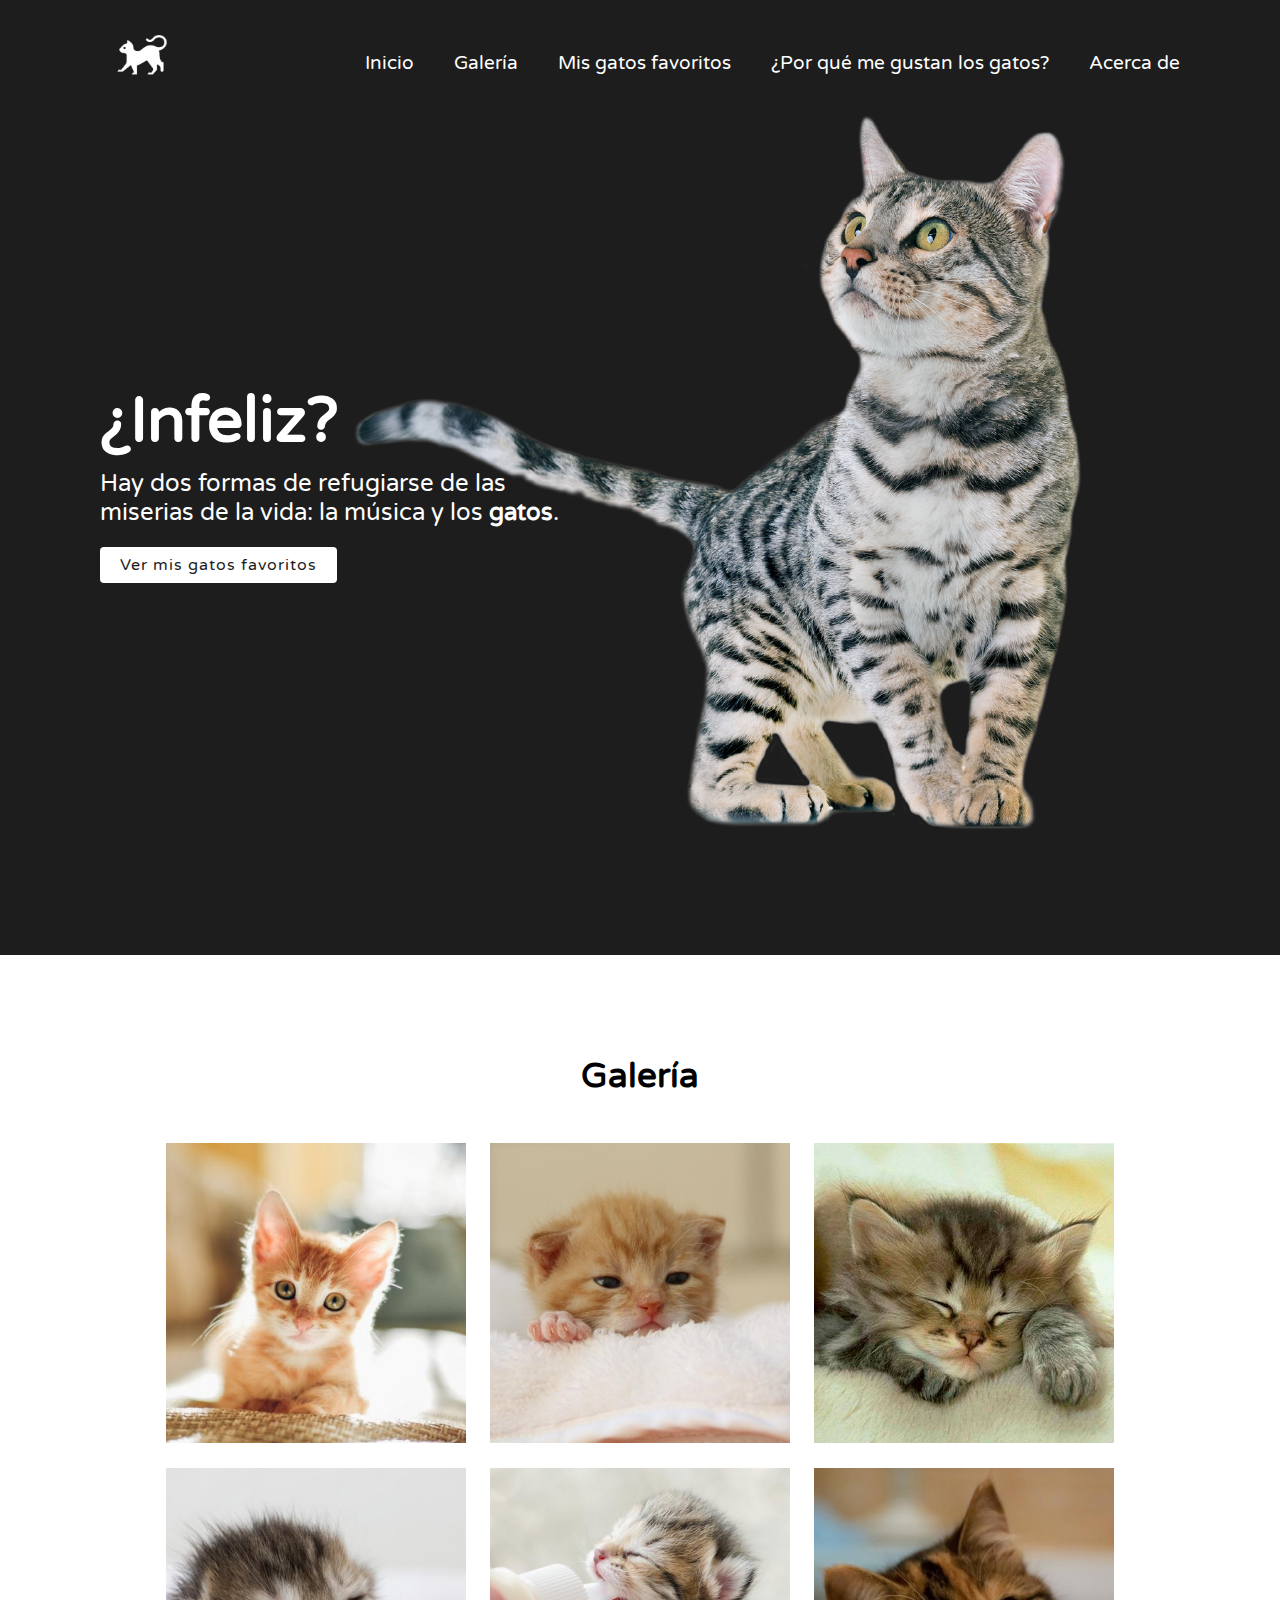
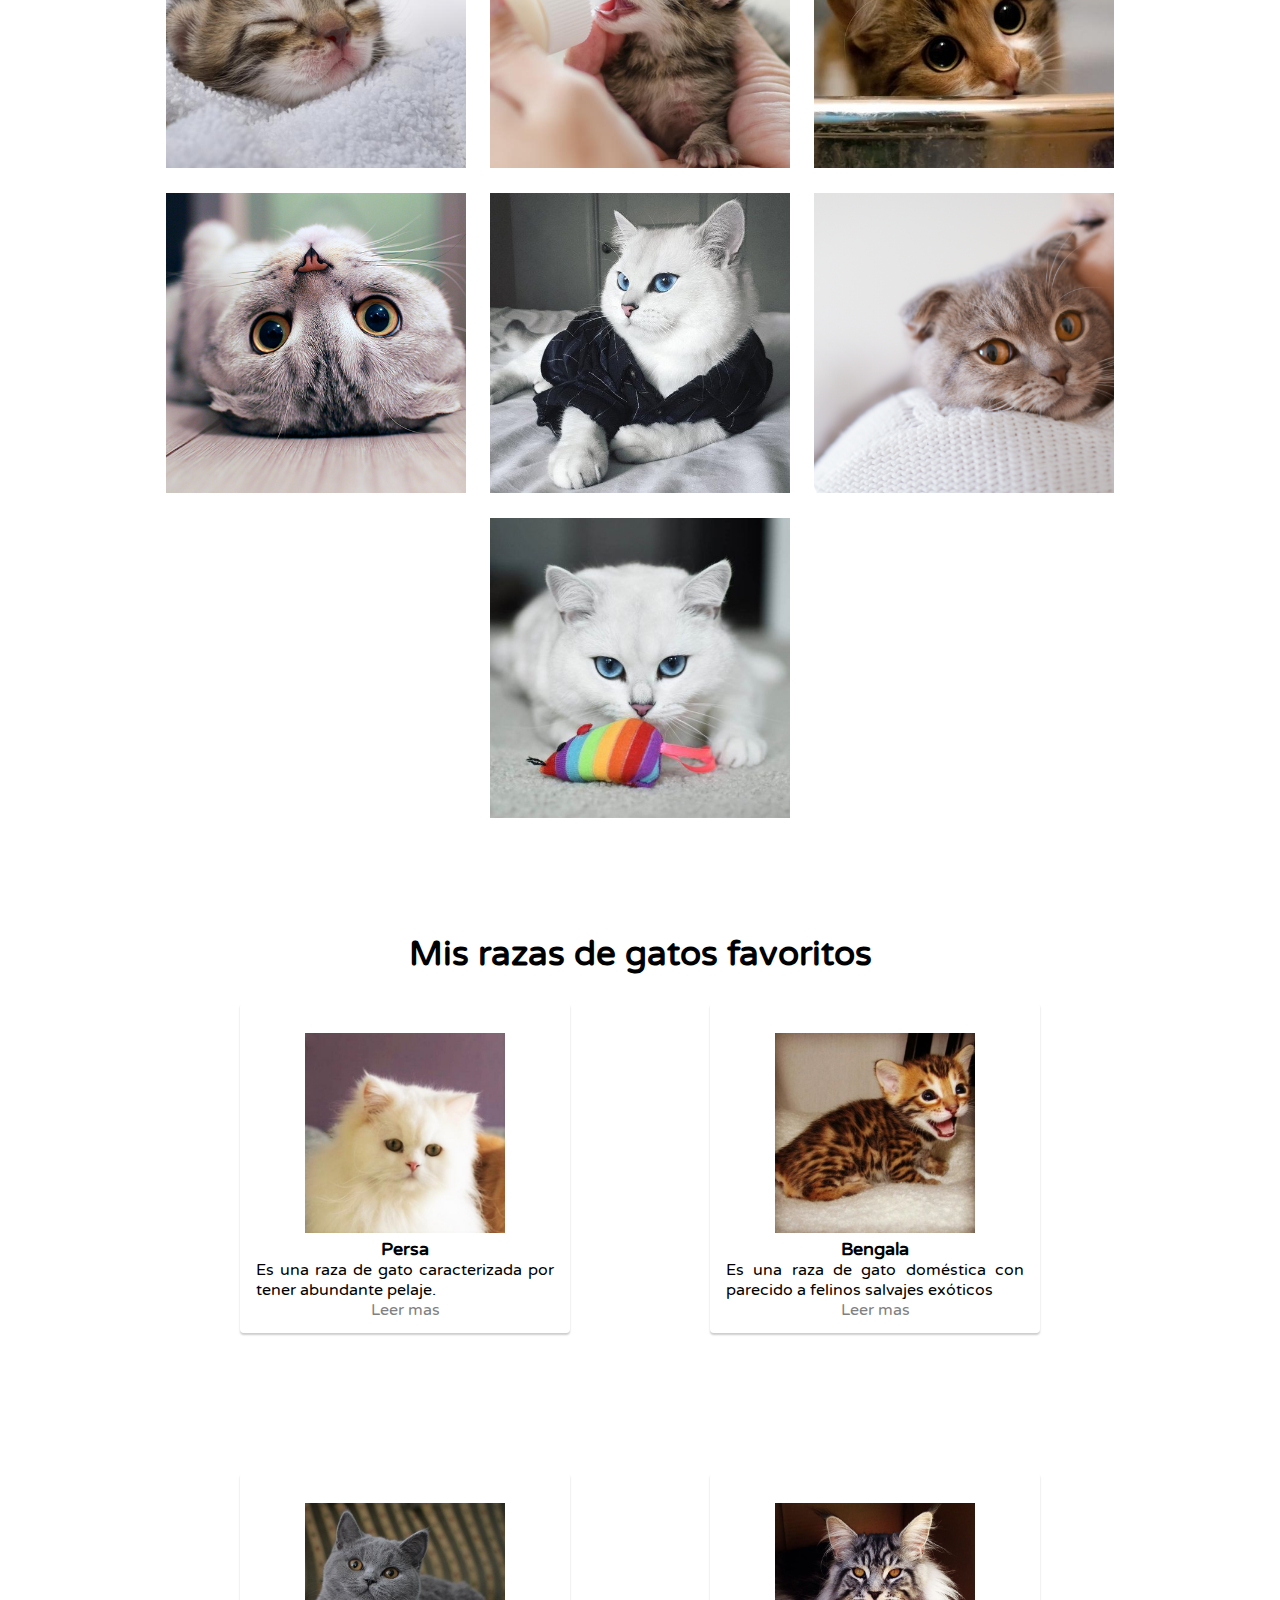
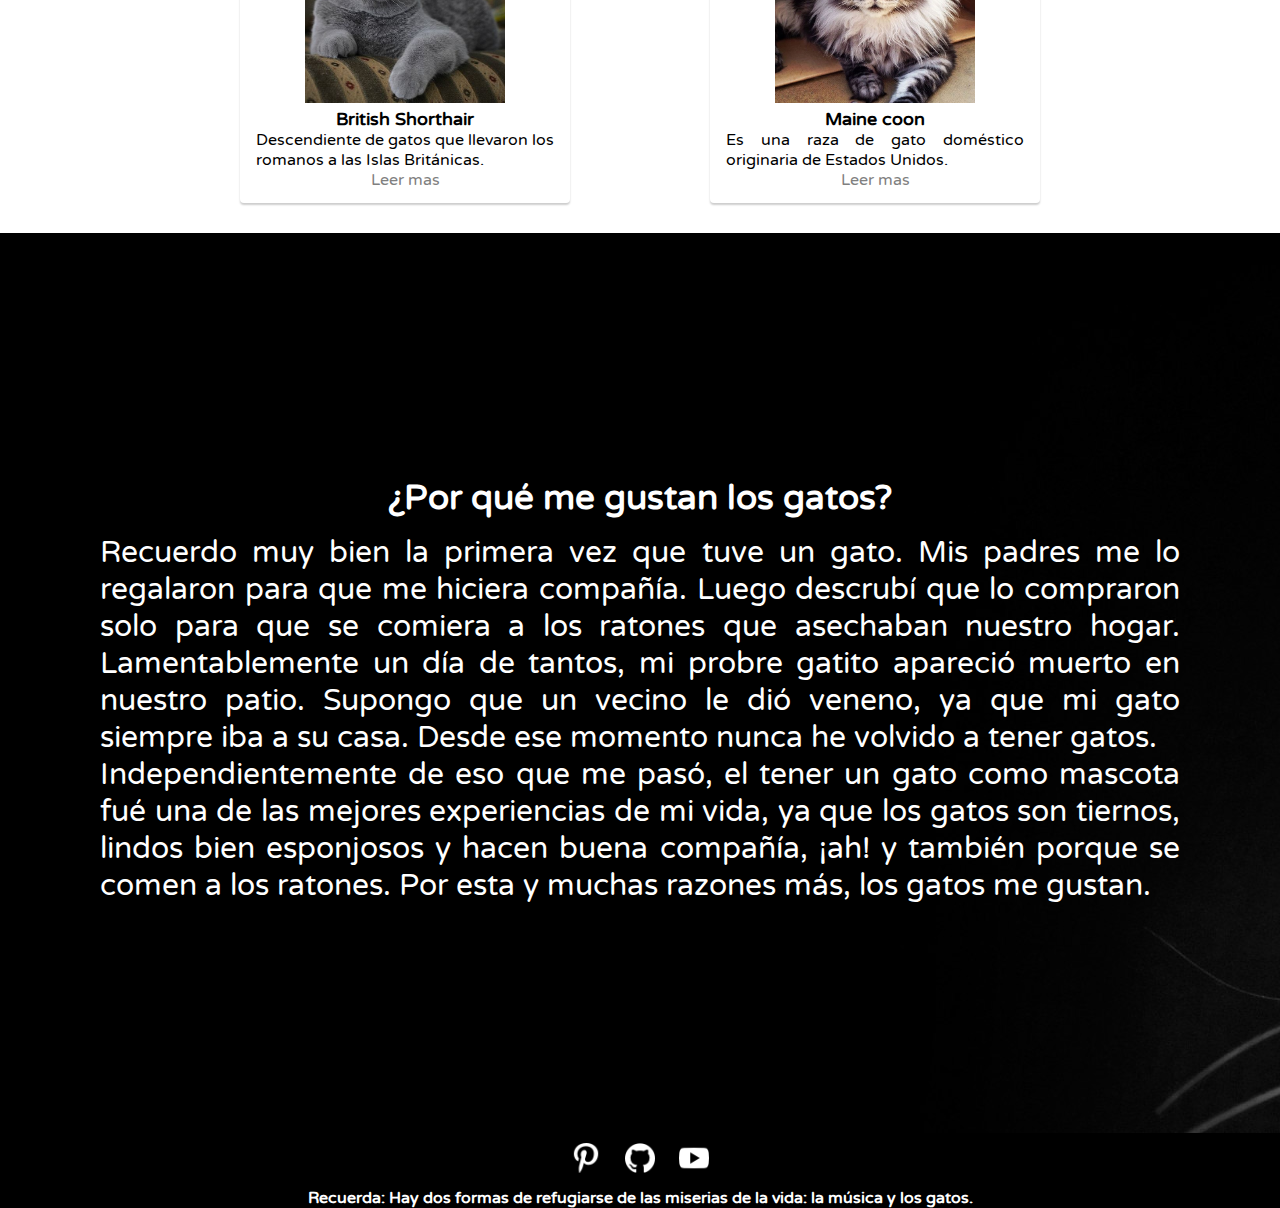
<file: index.html>
<!DOCTYPE html>
<html lang="en">

<head>
    <meta charset="UTF-8">
    <meta name="viewport" content="width=device-width, initial-scale=1.0">
    <link rel="stylesheet" href="main.css" type="text/css">
    <link href="https://fonts.googleapis.com/css2?family=Varela+Round&display=swap" rel="stylesheet">
    <link  rel="icon"   href="images/icon.ico" type="image/png" />
    <title>Gatitos</title>
</head>

<body>
    <section class="index">
        <header>
            <a href="#"><img src="images/logo.png" class="logo"></a>
            <ul>
                <li><a href="#">Inicio</a></li>
                <li><a href="#gallery">Galer&iacute;a</a></li>
                <li><a href="#favorites">Mis gatos favoritos</a></li>
                <li><a href="#review">¿Por qu&eacute; me gustan los gatos?</a></li>
                <li><a href="about.html">Acerca de</a></li>
            </ul>
        </header>

        <div class="content">
            <div class="text-box">
                <h2>¿Infeliz?</h2>
                <p>Hay dos formas de refugiarse de las miserias de la vida: la m&uacute;sica y los <b>gatos</b>.</p>
                <a href="#favorites">Ver mis gatos favoritos</a>
            </div>

            <div class="image-box">
                <img src="images/cat.png" class="cat">
            </div>
        </div>
    </section>

    <section id="gallery">
        <div class="gallery-container">
            <h1 class="title-gallery">Galer&iacute;a</h1>

            <div class="images-container">
                <img src="images/cats/cat-1.jpg">
                <img src="images/cats/cat-2.jpg">
                <img src="images/cats/cat-3.jpg">
                <img src="images/cats/cat-4.jpg">
                <img src="images/cats/cat-5.jpg">
                <img src="images/cats/cat-6.jpg">
                <img src="images/cats/cat-7.png">
                <img src="images/cats/cat-8.jpg">
                <img src="images/cats/cat-9.png">
                <img src="images/cats/cat-10.jpg">
            </div>
        </div>
    </section>

    <section id="favorites">
        <div class="card-container">
            <h1 class="title-favorites">Mis razas de gatos favoritos</h1>

            <div class="card">

                <img src="images/persa.jpg">
                <h4>Persa</h4>
                <p>Es una raza de gato caracterizada por tener abundante pelaje.</p>
                <a href="https://es.wikipedia.org/wiki/Gato_persa">Leer mas</a>
            </div>

            <div class="card">
                <img src="images/bengala.jpg">
                <h4>Bengala</h4>
                <p>Es una raza de gato dom&eacute;stica con parecido a felinos salvajes ex&oacute;ticos</p>
                <a href="https://es.wikipedia.org/wiki/Bengala_(gato)">Leer mas</a>

            </div>

            <div class="card">
                <img src="images/british-shorthair.jpg">
                <h4>British Shorthair</h4>
                <p>Descendiente de gatos que llevaron los romanos a las Islas Brit&aacute;nicas.</p>
                <a href="https://es.wikipedia.org/wiki/British_Shorthair">Leer mas</a>
            </div>

            <div class="card">
                <img src="images/maine-coon.jpg">
                <h4>Maine coon</h4>
                <p>Es una raza de gato dom&eacute;stico originaria de Estados Unidos.</p>
                <a href="https://es.wikipedia.org/wiki/Maine_Coon">Leer mas</a>
            </div>
        </div>
    </section>

    <section id="review">
        <div class="review-content">
            <h1>¿Por qu&eacute; me gustan los gatos?</h1>
            <p>Recuerdo muy bien la primera vez que tuve un gato. Mis padres me lo regalaron para
                que me hiciera compa&ntilde;&iacute;a. Luego descrub&iacute; que lo compraron solo
                para que se comiera a los ratones que asechaban nuestro hogar. Lamentablemente un d&iacute;a
                de tantos, mi probre gatito apareci&oacute; muerto en nuestro patio. Supongo que un vecino
                le di&oacute; veneno, ya que mi gato siempre iba a su casa. Desde ese momento nunca he 
                volvido a tener gatos.<br>Independientemente de eso que me pas&oacute;, el tener un gato como mascota fu&eacute;
                una de las mejores experiencias de mi vida, ya que los gatos son tiernos, lindos
                bien esponjosos y hacen buena compa&ntilde;&iacute;a, ¡ah! y tambi&eacute;n porque se comen a los
                ratones. Por esta y muchas razones m&aacute;s, los gatos me gustan.
            </p>    
        </div>
    </section>

    <footer>
        <div class="footer-content">
            <ul class="socials">
                <li><a href="https://www.pinterest.com/laynezcode"><img src="images/socials/pinterest.png"></a></li>
                <li><a href="https://github.com/LaynezCoder"><img src="images/socials/github.png"></a></li>
                <li><a href="https://bit.ly/3dN6C0n"><img src="images/socials/youtube.png"></a></li>
            </ul>

            <p><b>Recuerda: Hay dos formas de refugiarse de las miserias de la vida: la m&uacute;sica y los gatos.</b></p>
        </div>
    </footer>
</body>

</html>
</file>
<file: main.css>
* {
    font-family: 'Varela Round', sans-serif;
    margin: 0;
    padding: 0;
    box-sizing: border-box;
    scroll-behavior: smooth;
}

section {
    position: relative;
    width: 100%;
    min-height: 100vh;
    padding: 100px;
    display: flex;
    justify-content: space-between;
    align-items: center;
    background: #1D1D1D;
    transition: 0.5s;
}

header {
    position: absolute;
    top: 0;
    left: 0;
    width: 100%;
    padding: 20px 100px;
    display: flex;
    justify-content: space-between;
    align-items: center;
}

header .logo {
    position: relative;
    max-width: 80px;
}

header ul {
    position: relative;
    display: flex;
}

header ul li {
    list-style: none;
}

header ul li a {
    font-size: 1.2em;
    text-decoration: none;
    display: inline-block;
    color: #fff;
    font-weight: 400;
    margin-left: 40px;
}

.content {
    position: relative;
    width: 100%;
    display: flex;
    justify-content: space-between;
    align-items: center;
}

.content .text-box {
    position: relative;
    max-width: 800px;
}

.content .text-box h2 {
    color: white;
    font-size: 4em;
    line-height: 1.5;
}

.content .text-box p {
    color: white;
    font-size: 1.5em;
}

.content .text-box a {
    background-color: white;
    display: inline-block;
    margin-top: 20px;
    padding: 8px 20px;
    color: #1D1D1D;
    border-radius: 4px;
    font-weight: 500;
    text-decoration: none;
    letter-spacing: 1px;
}

.content .image-box {
    width: 600px;
    display: flex;
    padding-right: 50px;
    justify-content: flex-end;
}

.content .image-box img {
    max-width: 1500px;
}

#favorites {
    display: inline-block;
    background-color: white;
}

.card-container {
    max-width: 1200px;
    height: 800px;
    display: flex;
    flex-wrap: wrap;
    justify-content: center;
    margin: auto;
}

.title-favorites {
    position: absolute;
    margin-bottom: 35px;
    font-size: 35px;
}

.title-favorites h1 {
    text-align: center;
    color: #1D1D1D;
}

.card-container .card {
    width: 330px;
    height: 330px;
    border-radius: 4px;
    box-shadow: 0 2px 2px rgba(0, 0, 0, 0.2);
    overflow: hidden;
    margin: 70px;
    text-align: center;
    transition: all 0.25s;
}

.card-container .card:hover {
    transform: translateY(-15px);
    box-shadow: 0 12px 16px rgba(0, 0, 0, 0.2);
}

.card-container .card img {
    margin-top: 30px;
    width: 200px;
    height: 200px;
}

.card-container .card h4 {
    font-size: 18px;
}

.card-container .card p {
    padding: 0 1rem;
    font-size: 16px;
    text-align: justify;
}

.card-container .card a {
    text-decoration: none;
    color: gray;
}

#gallery {
    display: inline-block;
    background-color: #fff;
    max-height: 300px;
}

.images-container {
    margin: 1rem;
    padding: 1rem;
    text-align: center;
}

#gallery .gallery-container .images-container img {
    margin: 50px;
    width: 300px;
    height: 300px;
    margin: 10px;
    transition: all 0.25s;
}

#gallery .gallery-container .images-container img:hover {
    transform: translateY(-15px);
    box-shadow: 0 12px 16px rgba(0, 0, 0, 0.2);
}

#gallery .gallery-container .title-gallery {
    font-size: 35px;
    text-align: center;
    margin-bottom: 20px;
}

footer {
    text-align: center;
    background-color: black;
}

footer img {
    width: 50px;
    height: 50px;
}

footer p {
    color: #fff;
}

.socials {
    width: 100%;
}

.socials li {
    list-style: none;
    display: inline;
    
}

.socials li a {
    filter: invert(1);
}

.socials li a img {
    transition: all 0.25s;
    margin: 10px;
    width: 30px;
    height: 30px;
}

.socials li a img:hover {
    transform: translateY(-5px);
}

#review {
    color: #fff;
    background-image: url("images/review-background.jpg");
    background-color: #fff;
}

.review-content h1 {
    text-align: center;
    margin: 15px;
    font-size: 35px;
}

.review-content p {
    text-align: justify;
    font-size: 30px;
}
</file>
